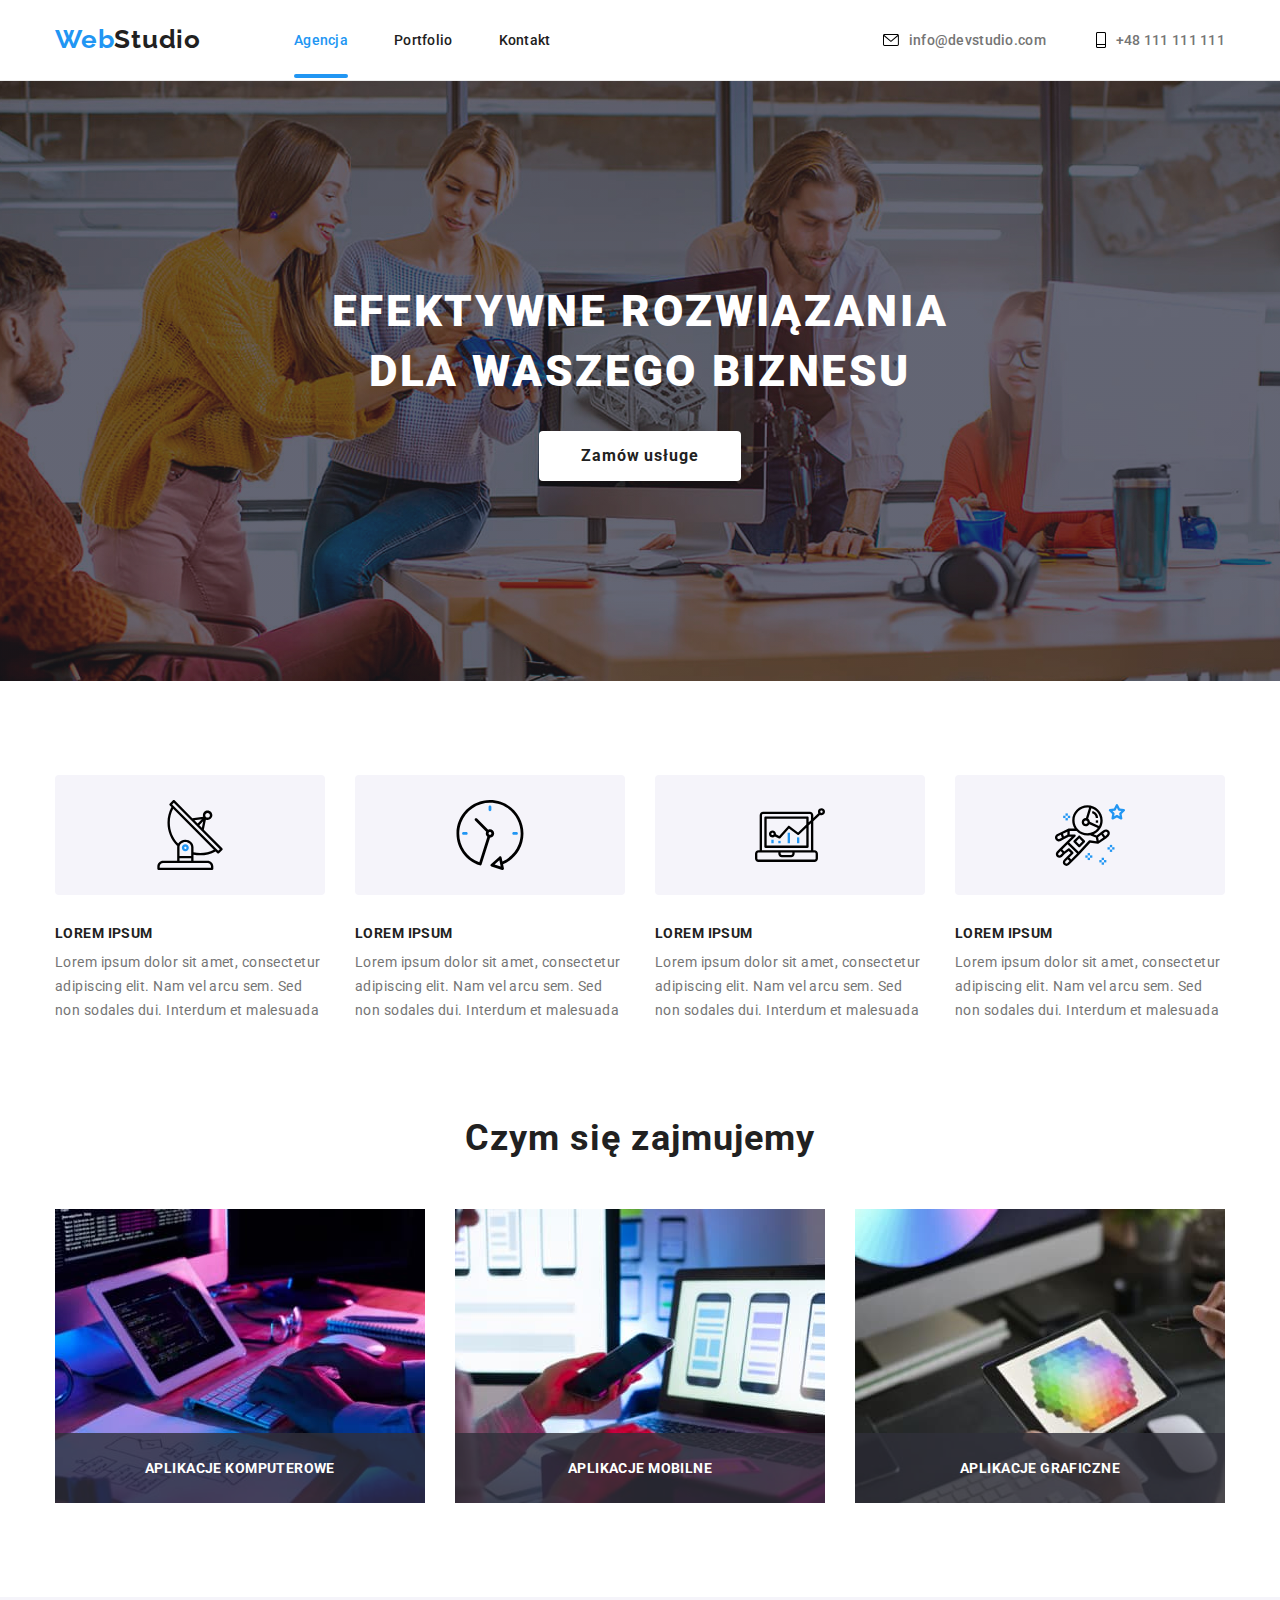
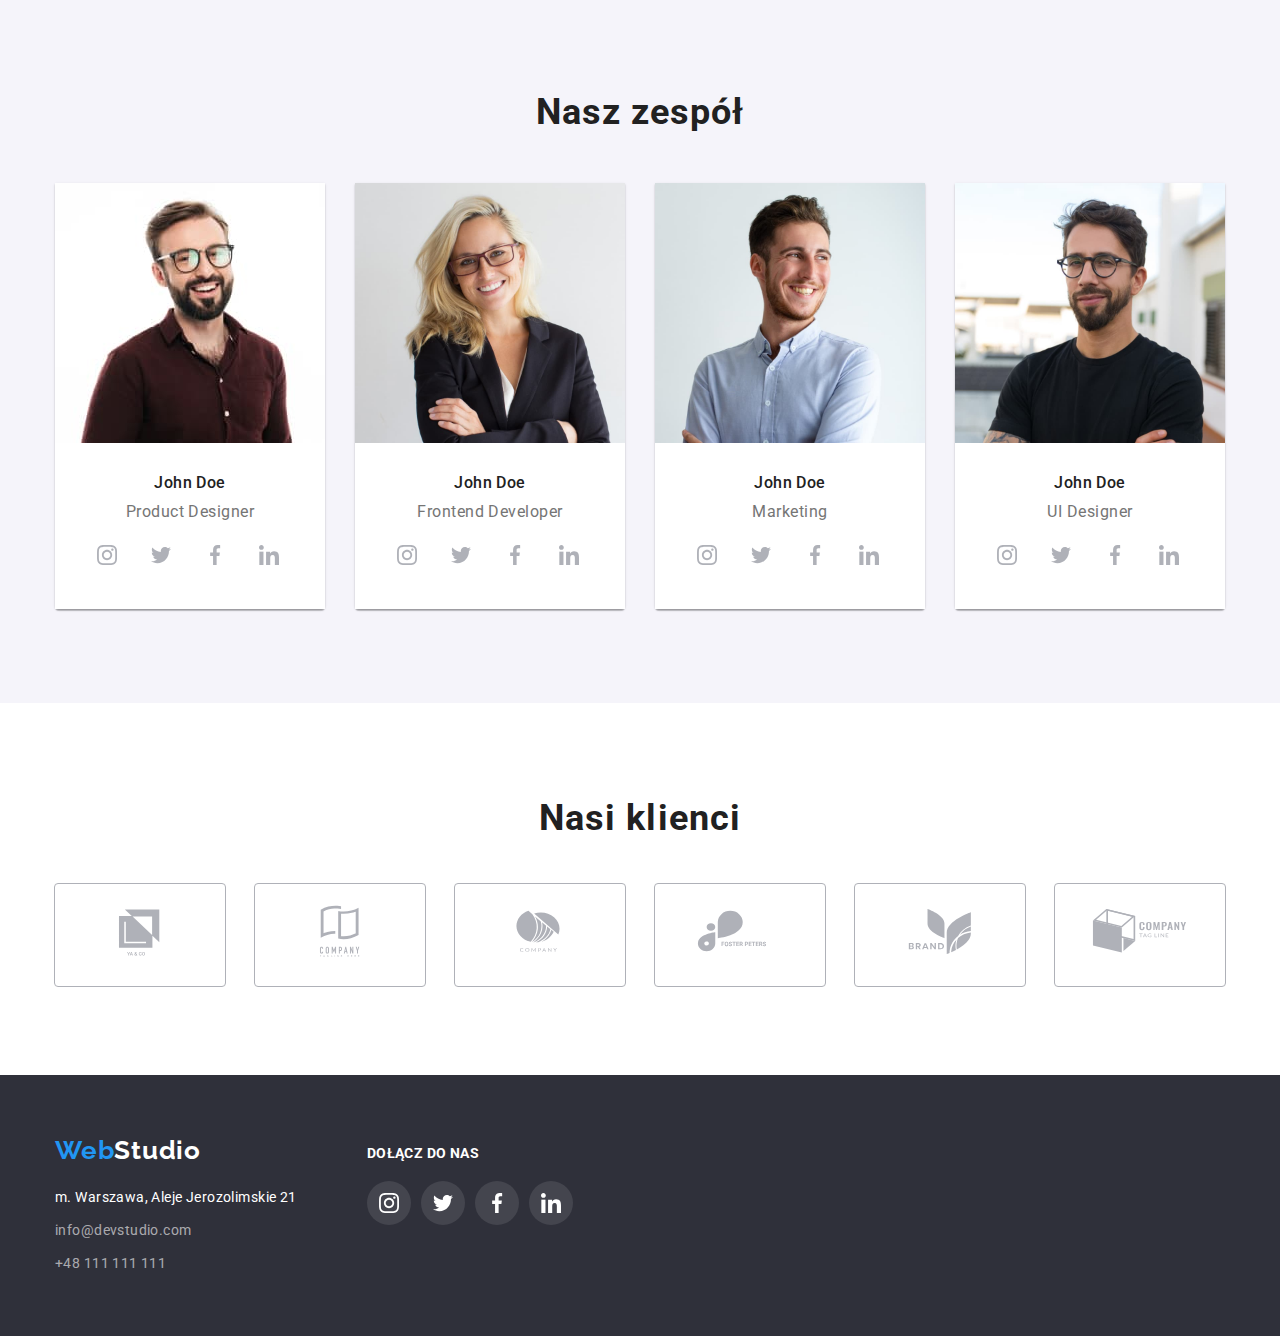
<file: index.html>
<!DOCTYPE html>
<html lang="en">

<head>
    <meta charset="UTF-8">
    <meta http-equiv="X-UA-Compatible" content="IE=edge">
    <meta name="viewport" content="width=device-width, initial-scale=1.0">
    <link rel="stylesheet" href="css/styles.css">
    <link rel="stylesheet" href="modern-normalize-main/modern-normalize.css">
    <link rel="preconnect" href="https://fonts.googleapis.com">
    <link rel="preconnect" href="https://fonts.gstatic.com" crossorigin>
    <link href="https://fonts.googleapis.com/css2?family=Raleway:wght@700&family=Roboto:wght@400;500;700;900&display=swap"
        rel="stylesheet">
    <title>html-css-homework</title>
</head>

<body>
    <header class="header">
        <div class="container">
            <div class="header-whole">
                <nav class="navigation">
                    <a class="navigation-logo" 
                    href="index.html"><span>Web</span>Studio</a>
                    <ul class="navigation-list">
                        <li class="navigation-list-piece">
                            <a class="navigation-list-item underline" 
                            href="index.html">Agencja</a>
                        </li>
                        <li class="navigation-list-piece">
                            <a class="navigation-list-item" 
                            href="portfolio.html">Portfolio</a>
                        </li>
                        <li class="navigation-list-piece">
                            <a class="navigation-list-item" 
                            href="#contact">Kontakt</a>
                        </li>
                    </ul>
                </nav>
                <a class="header-mail" 
                  href="mailto:info@devstudio.com">
                    <svg class="contact-addres-email">
                        <use href="./images/icon/symbol-defs.svg#icon-envelope"></use>
                    </svg>info@devstudio.com
                </a>
                <a class="header-phone" href="tel:+48111111111">
                    <svg class="contact-addres-phone">
                    <use class="addres-phone-icon" href="./images/icon/symbol-defs.svg#icon-smartphone"></use>
                  </svg>+48 111 111 111</a>
            </div>
        </div>
    </header>

    <main>
        <!--Hero-->
        <section class="hero">
            <div class="hero-images">
                <div class="container">
                    <div class="hero-title">
                        <h1 class="hero-title-item">EFEKTYWNE ROZWIĄZANIA <br> DLA WASZEGO BIZNESU</h1>
                          <button class="hero-button" 
                          type="button" data-modal-open>Zamów usługe</button>
                    </div>
                </div>
            </div>
            <!--first center-->
        </section>
        <section class="first-center">
            <div class="container">
                <ul class="hero-text ">
                    <li>
                        <div>
                            <div class="center-box">
                                <svg class="center-icon">
                                    <use href="./images/icon/symbol-defs.svg#icon-antenna"></use>
                                  </svg>
                            </div>
                            <div  class="hero-text-inside">
                              <h3 class="hero-text-title">LOREM IPSUM</h3>
                            <p class="hero-text-item">Lorem ipsum dolor sit amet, consectetur adipiscing elit. Nam vel arcu sem. Sed non sodales
                             dui. Interdum et malesuada
                            </p>
                            </div>
                        </div>
                    </li>
                    <li>
                        <div>
                            <div class="center-box">
                                <svg class="center-icon">
                                    <use href="./images/icon/symbol-defs.svg#icon-clock-1"></use>
                                </svg>
                            </div>
                            <div  class="hero-text-inside">
                              <h3 class="hero-text-title">LOREM IPSUM</h3>
                            <p class="hero-text-item">Lorem ipsum dolor sit amet, consectetur adipiscing elit. Nam vel arcu sem. Sed non sodales
                             dui. Interdum et malesuada
                            </p>
                            </div>
                        </div>
                    </li>
                    <li>
                        <div>
                            <div class="center-box">
                                <svg class="center-icon">
                                    <use href="./images/icon/symbol-defs.svg#icon-diagram"></use>
                                </svg>
                            </div>
                            <div  class="hero-text-inside">
                              <h3 class="hero-text-title">LOREM IPSUM</h3>
                            <p class="hero-text-item">Lorem ipsum dolor sit amet, consectetur adipiscing elit. Nam vel arcu sem. Sed non sodales
                             dui. Interdum et malesuada
                            </p>
                            </div>
                        </div>
                    </li>
                     <li>
                         <div>
                             <div class="center-box">
                                <svg class="center-icon">
                                    <use href="./images/icon/symbol-defs.svg#icon-astronaut"></use>
                                </svg>
                             </div>
                             <div  class="hero-text-inside">
                              <h3 class="hero-text-title">LOREM IPSUM</h3>
                            <p class="hero-text-item">Lorem ipsum dolor sit amet, consectetur adipiscing elit. Nam vel arcu sem. Sed non sodales
                             dui. Interdum et malesuada
                            </p>
                            </div>
                         </div>
                    </li>
                </ul>
            </div>
          </section>
        <!--End hero-->
        <!--what we do-->
        <section class="section">
            <div class="container">
                <h2 class="text-picture-title">Czym się zajmujemy</h2>
                <div>
                    <ul class="images">
                        <li class="images-item">
                            <img src="./images/pictures/main_page/what_we_do/programming_on_the_tablet.jpg" 
                            alt="programowanie na tablecie" 
                            width="370" 
                            height="294">
                            <P class="subtext">Aplikacje komputerowe</P>
                        </li>
                        <li class="images-item">
                            <img src="./images/pictures/main_page/what_we_do/application_development.jpg" 
                            alt="tworzenie aplikacji" 
                            width="370" 
                            height="294">
                            <P class="subtext">Aplikacje mobilne</P>
                        </li>
                        <li class="images-item">
                            <img src="./images/pictures/main_page/what_we_do/color_palette_on_the_tablet.jpg" 
                            alt="paleta barw na tablecie" 
                            width="370" 
                            height="294">
                            <P class="subtext">Aplikacje graficzne</P>
                        </li>
                    </ul>
                </div>
            </div>
        </section>
        <!--end what we do-->
        <!--end first center-->
        <!--our team-->
        <section class="section-color">
            <div class="container">
                <h2 class="team-title">Nasz zespół</h2>
                <ul class="team-name-list">
                <li class="team-card">
                    <img class="team-picture" src="./images/pictures/main_page/our_team/product_designer.jpg" 
                    alt="Product Designer" 
                    width="270" 
                    height="260">
                    <div class="team-text-card">
                        <h3 class="text-team-name">John Doe</h3>
                    <p class="text-team-name-item">Product Designer</p>
                        <ul class="social-list">
                            <li class="social-list-item">
                            <a class="social-list-link" href="#">
                              <svg class="social-icon">
                              <use href="./images/icon/symbol-defs2.svg#icon-instagram">
                              </use>
                              </svg>
                            </a>
                            </li>
                            <li class="social-list-item">
                            <a class="social-list-link" href="#">
                              <svg class="social-icon">
                              <use href="./images/icon/symbol-defs2.svg#icon-twitter-1">
                              </use>
                              </svg>
                            </a>
                            </li>
                            <li class="social-list-item">
                            <a class="social-list-link" href="#">
                              <svg class="social-icon">
                              <use href="./images/icon/symbol-defs2.svg#icon-facebook-1">
                              </use>
                              </svg>
                            </a>
                            </li>
                            <li class="social-list-item">
                            <a class="social-list-link" href="#">
                              <svg class="social-icon">
                              <use href="./images/icon/symbol-defs2.svg#icon-linkedin-1">
                              </use>
                              </svg>
                          </a>
                    </div> 
                </li>
                <li>
                    <img class="team-picture" src="./images/pictures/main_page/our_team/frontend_developer.jpg" 
                    alt="Frontend Developer" 
                    width="270" 
                    height="260">
                    <div class="team-text-card">
                        <h3 class="text-team-name">John Doe</h3>
                    <p class="text-team-name-item">Frontend Developer</p>
                    <ul class="social-list">
                        <li class="social-list-item">
                          <a class="social-list-link" href="#">
                            <svg class="social-icon">
                              <use href="./images/icon/symbol-defs2.svg#icon-instagram"></use>
                            </svg>
                          </a>
                        </li>
                        <li class="social-list-item">
                          <a class="social-list-link" href="#">
                            <svg class="social-icon">
                              <use href="./images/icon/symbol-defs2.svg#icon-twitter-1"></use>
                            </svg>
                          </a>
                        </li>
                        <li class="social-list-item">
                          <a class="social-list-link" href="#">
                            <svg class="social-icon">
                              <use href="./images/icon/symbol-defs2.svg#icon-facebook-1"></use>
                            </svg>
                          </a>
                        </li>
                        <li class="social-list-item">
                        <a class="social-list-link" href="#">
                            <svg class="social-icon">
                              <use href="./images/icon/symbol-defs2.svg#icon-linkedin-1"></use>
                            </svg>
                        </a>
                    </div>
                    
                </li>
                <li>
                    <img class="team-picture" src="./images/pictures/main_page/our_team/marketing.jpg" 
                    alt="Marketing" 
                    width="270" 
                    height="260">
                    <div class="team-text-card">
                        <h3 class="text-team-name">John Doe</h3>
                    <p class="text-team-name-item">Marketing</p>
                    <ul class="social-list">
                        <li class="social-list-item">
                          <a class="social-list-link" href="#">
                            <svg class="social-icon">
                              <use href="./images/icon/symbol-defs2.svg#icon-instagram"></use>
                            </svg>
                          </a>
                        </li>
                        <li class="social-list-item">
                          <a class="social-list-link" href="#">
                            <svg class="social-icon">
                              <use href="./images/icon/symbol-defs2.svg#icon-twitter-1"></use>
                            </svg>
                          </a>
                        </li>
                        <li class="social-list-item">
                          <a class="social-list-link" href="#">
                            <svg class="social-icon">
                              <use href="./images/icon/symbol-defs2.svg#icon-facebook-1"></use>
                            </svg>
                          </a>
                        </li>
                        <li class="social-list-item">
                          <a class="social-list-link" href="#">
                            <svg class="social-icon">
                              <use href="./images/icon/symbol-defs2.svg#icon-linkedin-1"></use>
                            </svg>
                        </a>
                    </div>
                    
                </li>
                <li>
                    <img class="team-picture" src="./images/pictures/main_page/our_team/ul_designer.jpg" 
                    alt="UI Designer" 
                    width="270" 
                    height="260">
                    <div class="team-text-card">
                        <h3 class="text-team-name">John Doe</h3>
                    <p class="text-team-name-item">UI Designer</p>
                    <ul class="social-list">
                        <li class="social-list-item">
                          <a class="social-list-link" href="#">
                            <svg class="social-icon">
                              <use href="./images/icon/symbol-defs2.svg#icon-instagram">
                              </use>
                              </svg>
                          </a>
                        </li>
                        <li class="social-list-item">
                          <a class="social-list-link" href="#">
                            <svg class="social-icon">
                              <use href="./images/icon/symbol-defs2.svg#icon-twitter-1"></use>
                            </svg>
                          </a>
                        </li>
                        <li class="social-list-item">
                          <a class="social-list-link" href="#">
                            <svg class="social-icon">
                              <use href="./images/icon/symbol-defs2.svg#icon-facebook-1"></use>
                            </svg>
                          </a>
                        </li>
                        <li class="social-list-item">
                          <a class="social-list-link" href="#">
                            <svg class="social-icon">
                              <use href="./images/icon/symbol-defs2.svg#icon-linkedin-1"></use>
                            </svg>
                        </a>
                    </div>
                    
                </li>
            </ul>
            </div>       
        </section>
        <!--end - our team-->
        <!--our clients-->
        <section class="clients section">
            <div class="container">
              <h2 class="clients">Nasi klienci</h2>
              <ul class="clients-list">
                <li class="clients-list-item">
                  <a class="clients-list-item-link" href="#">
                    <svg class="clients-logo">
                      <use href="./images/icon/symbol-defs.svg#icon-Logo_1"></use>
                    </svg>
                  </a>
                </li>
                <li class="clients-list-item">
                  <a class="clients-list-item-link" href="#">
                    <svg class="clients-logo">
                      <use href="./images/icon/symbol-defs.svg#icon-Logo_2"></use>
                    </svg>
                  </a>
                </li>
                <li class="clients-list-item">
                  <a class="clients-list-item-link" href="#">
                    <svg class="clients-logo">
                      <use href="./images/icon/symbol-defs.svg#icon-Logo_3"></use>
                    </svg>
                  </a>
                </li>
                <li class="clients-list-item">
                  <a class="clients-list-item-link" href="#">
                    <svg class="clients-logo">
                      <use href="./images/icon/symbol-defs.svg#icon-Logo_4"></use>
                    </svg>
                  </a>
                </li>
                <li class="clients-list-item">
                  <a class="clients-list-item-link" href="#">
                    <svg class="clients-logo">
                      <use href="./images/icon/symbol-defs.svg#icon-Logo_5"></use>
                    </svg>
                  </a>
                </li>
                <li class="clients-list-item">
                  <a class="clients-list-item-link" href="#">
                    <svg class="clients-logo">
                      <use href="./images/icon/symbol-defs.svg#icon-Logo_6"></use>
                    </svg>
                  </a>
                </li>
              </ul>
            </div>
        </section>
        <!--end - Our clients-->
    </main>
    <footer class="footer-color">
      <section class="container">
        <address  class="footer-adress" id="contact"> 
                <div class="address-data">
                  <ul class="address-data">
                    <li>
                      <a class="footer-logo" href="index.html"><span>Web</span>Studio</a>
                      <ul class="footer-adress-list">
                        <li>
                            <a class="footer-font-map" 
                            href="https://goo.gl/maps/jRFw295LouVdyQgNA" 
                            target="blank">m. Warszawa, Aleje Jerozolimskie 21</a>
                        </li>
                        <li>
                            <a class="footer-font-mail" 
                            href="mailto:info@devstudio.com">info@devstudio.com</a>
                        </li>
                        <li>
                            <a class="footer-font-phone" 
                            href="tel:+48111111111">+48 111 111 111</a>
                        </li>
                      </ul>
                    </li>
                    <li class="footer-right-side">
                      <p class="footer-text-join">DOŁĄCZ DO NAS</p>
                      <ul class="footer-social-list">
                        <li class="footer-social-list-icon">
                          <a class="footer-social-list-item" href="#">
                            <svg class="footer-social-icon">
                              <use href="./images/icon/symbol-defs2.svg#icon-instagram">
                              </use>
                            </svg>
                          </a>
                        </li>
                        <li class="footer-social-list-icon">
                          <a class="footer-social-list-item" href="#">
                            <svg class="footer-social-icon">
                              <use href="./images/icon/symbol-defs2.svg#icon-twitter-1">
                              </use>
                            </svg>
                          </a>
                        </li>
                        <li class="footer-social-list-icon">
                          <a class="footer-social-list-item" href="#">
                            <svg class="footer-social-icon">
                              <use href="./images/icon/symbol-defs2.svg#icon-facebook-1">
                              </use>
                            </svg>
                          </a>
                        </li>
                        <li class="footer-social-list-icon">
                          <a class="footer-social-list-item" href="#">
                            <svg class="footer-social-icon">
                              <use href="./images/icon/symbol-defs2.svg#icon-linkedin-1">
                              </use>
                            </svg>
                          </a>
                        </li>
                      </ul>
                    </li>
                  </ul>
                </div>
        </address>
      </section>
    </footer>

<div class="backdrop is-hidden" data-modal>
  <div class="modal">
    <button class="close-btn">
      <svg class="close" data-modal-close>
        <use href="./images/icon/symbol-defs2.svg#icon-close-black">
        </use>
      </svg>
    </button>
  </div>
</div>

  <script src="modal.js">
  </script>



</body>
</html>
</file>
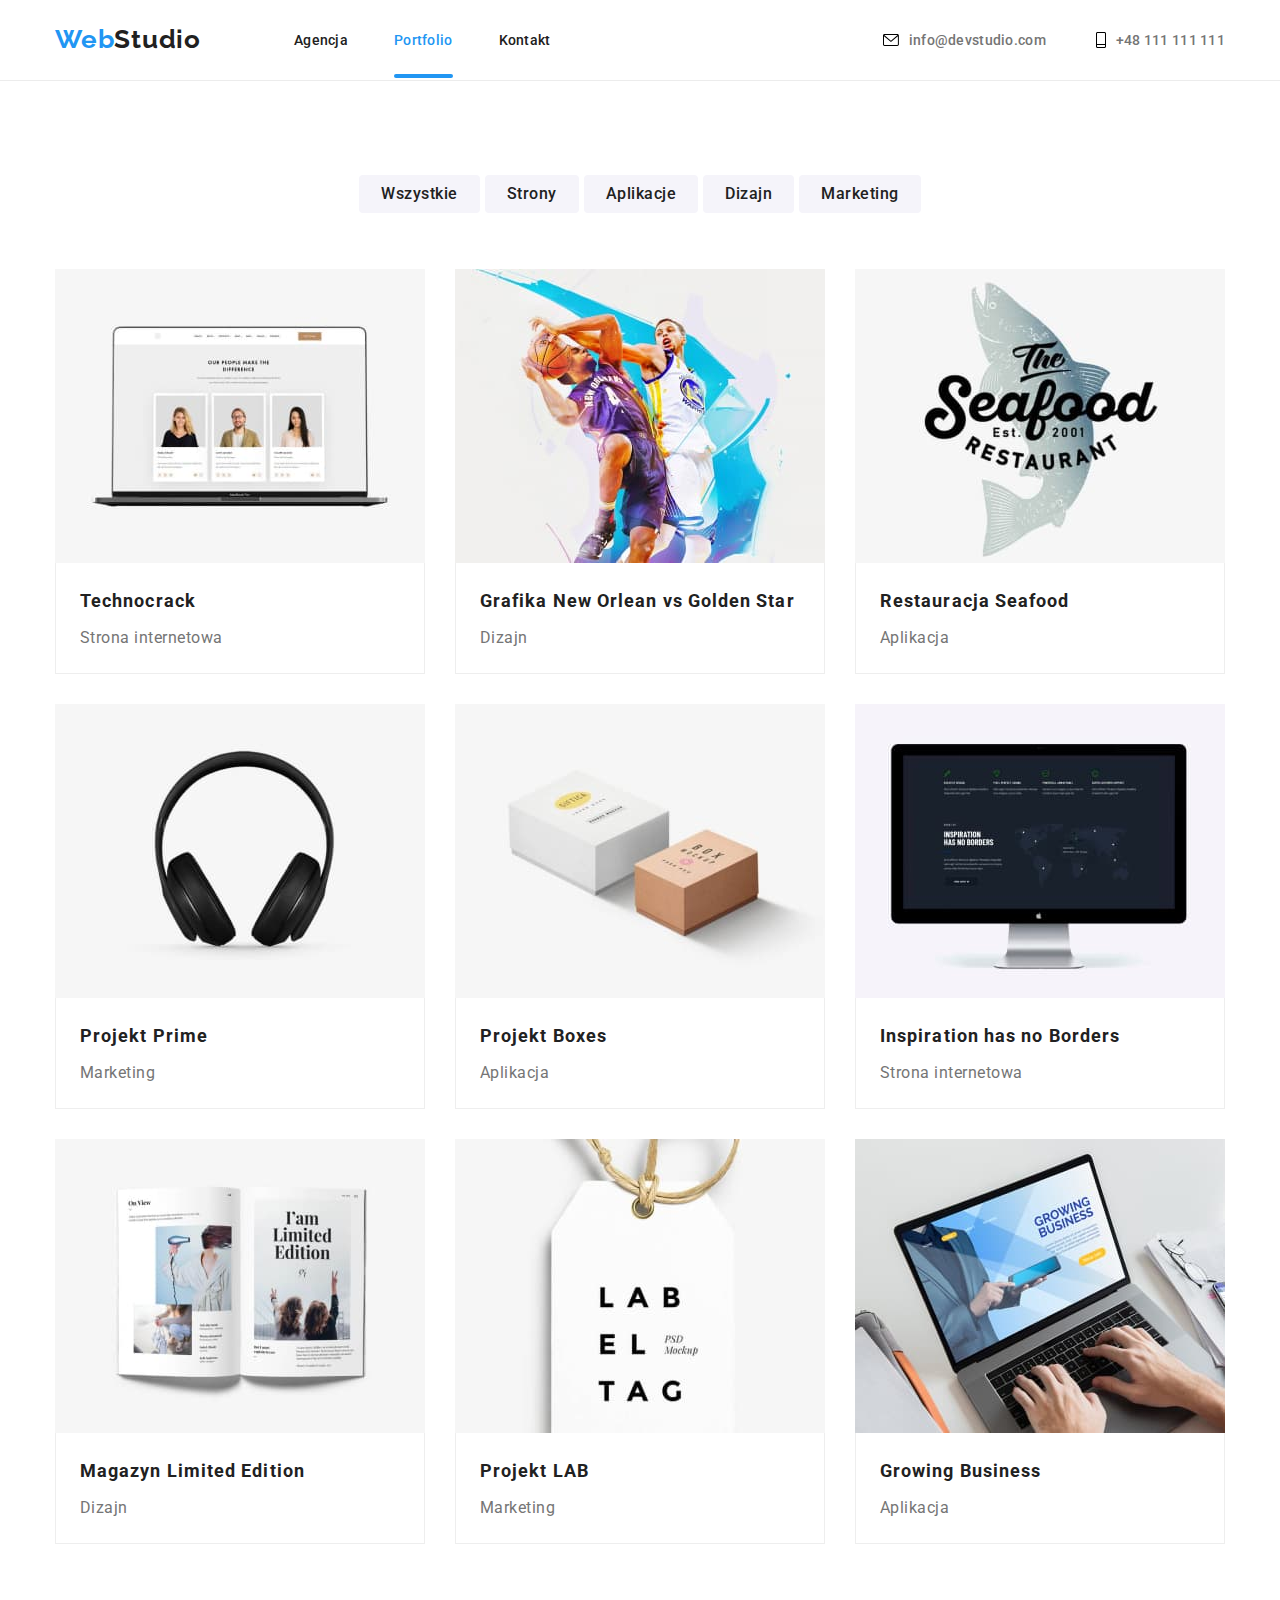
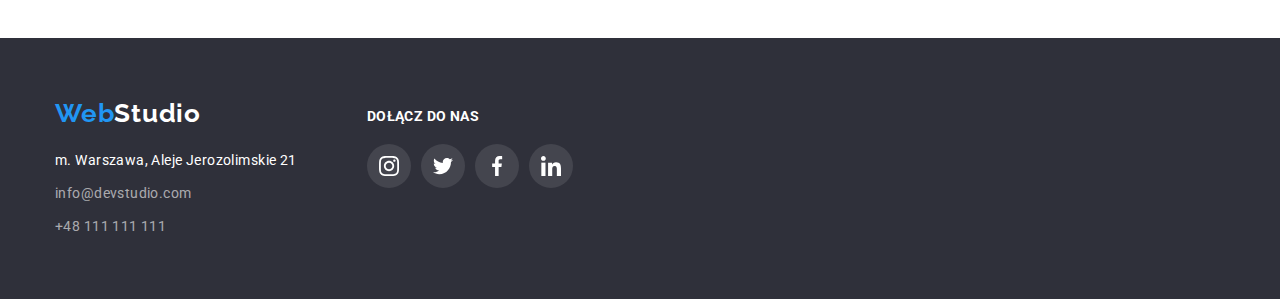
<file: portfolio.html>
<!DOCTYPE html>
<html lang="en">

<head>
    <meta charset="UTF-8">
    <meta http-equiv="X-UA-Compatible" content="IE=edge">
    <meta name="viewport" content="width=device-width, initial-scale=1.0">
    <link rel="stylesheet" href="css/styles.css">
    <link rel="stylesheet" href="modern-normalize-main/modern-normalize.css">
    <link rel="preconnect" href="https://fonts.googleapis.com">
    <link rel="preconnect" href="https://fonts.gstatic.com" crossorigin>
    <link href="https://fonts.googleapis.com/css2?family=Raleway:wght@700&family=Roboto:wght@400;500;700;900&display=swap"
        rel="stylesheet">
    <title>Portfolio</title>
</head>

<body>
    <header class="header">
        <div class="container">
            <div class="header-whole">
                <nav class="navigation">
                    <a class="navigation-logo" 
                    href="index.html"><span>Web</span>Studio</a>
                    <ul class="navigation-list">
                        <li class="navigation-list-piece">
                            <a class="navigation-list-item" 
                            href="index.html">Agencja</a>
                        </li>
                        <li class="navigation-list-piece">
                            <a class="navigation-list-item underline" 
                            href="portfolio.html">Portfolio</a>
                        </li>
                        <li class="navigation-list-piece">
                            <a class="navigation-list-item" 
                            href="#contact">Kontakt</a>
                        </li>
                    </ul>
                </nav>
                <a class="header-mail" 
                  href="mailto:info@devstudio.com">
                    <svg class="contact-addres-email">
                        <use href="./images/icon/symbol-defs.svg#icon-envelope"></use>
                    </svg>info@devstudio.com
                </a>
                <a class="header-phone" href="tel:+48111111111">
                    <svg class="contact-addres-phone">
                    <use href="./images/icon/symbol-defs.svg#icon-smartphone"></use>
                  </svg>+48 111 111 111</a>
            </div>
        </div>
    </header>
    <main>
        <!--page filter-->
        <section class="container">
            <div class="section-button">
                <ul class="list-button">
                    <li>
                        <button class="button-selection" type="button">Wszystkie</button>
                        <button class="button-selection" type="button">Strony</button>
                        <button class="button-selection" type="button">Aplikacje</button>
                        <button class="button-selection" type="button">Dizajn</button>
                        <button class="button-selection" type="button">Marketing</button>
                    </li>
                </ul>
            </div>
        </section>
        <!--End page filter-->
        <!--what we do-->
        <section class="container">
            <div class="pictures-list">
                <ul class="activities">
                    <li class="activities-item">
                        <div class="covering">
                            <img class="activities-pictures" src="./images/pictures/portfolio/activities/laptop.jpg" 
                          alt="laptop" 
                          width="370" 
                          height="294">
                          <div class="covering-item">
                            <p>Technocrack jest popularną platformą wykorzystywaną do rozpowszechniania koronawirusa. Firmy
                              wykorzystują tę platformę do celów szpiegowskich i ataków na niezabezpieczone serwery konkurencji</p>
                          </div>
                        </div>
                        <div class="activities-signature">
                            <h3 class="activities-title">Technocrack</h3>
                            <p class="activities-services">Strona internetowa</p>
                        </div>
                    </li>
                    <li class="activities-item">
                      <div class="covering">
                          <img class="activities-pictures" src="./images/pictures/portfolio/activities/clash_of_basketball_players.jpg" 
                          alt="clash of basketball players" 
                          width="370"
                          height="294">
                          <div class="covering-item">
                            <p>Technocrack jest popularną platformą wykorzystywaną do rozpowszechniania koronawirusa. Firmy
                              wykorzystują tę platformę do celów szpiegowskich i ataków na niezabezpieczone serwery konkurencji</p>
                          </div>
                      </div>
                        <div class="activities-signature">
                            <h3 class="activities-title">Grafika New Orlean vs Golden Star</h3>
                            <p class="activities-services">Dizajn</p>
                        </div>
                    </li>
                    <li class="activities-item">
                      <div class="covering">
                          <img class="activities-pictures" src="./images/pictures/portfolio/activities/seafood_restaurant_logo.jpg" 
                          alt="seafood restaurant logo" 
                          width="370"
                          height="294">
                          <div class="covering-item">
                            <p>Technocrack jest popularną platformą wykorzystywaną do rozpowszechniania koronawirusa. Firmy
                              wykorzystują tę platformę do celów szpiegowskich i ataków na niezabezpieczone serwery konkurencji</p>
                          </div>
                      </div>                        
                        <div class="activities-signature">
                            <h3 class="activities-title">Restauracja Seafood</h3>
                            <p class="activities-services">Aplikacja</p>
                        </div>
                    </li>
                    <li class="activities-item">
                      <div class="covering">
                          <img class="activities-pictures" src="./images/pictures/portfolio/activities/black_headset.jpg" 
                          alt="black headset" 
                          width="370" 
                          height="294">
                          <div class="covering-item">
                            <p>Technocrack jest popularną platformą wykorzystywaną do rozpowszechniania koronawirusa. Firmy
                              wykorzystują tę platformę do celów szpiegowskich i ataków na niezabezpieczone serwery konkurencji</p>
                          </div>                        
                      </div>                        
                        <div class="activities-signature">
                            <h3 class="activities-title">Projekt Prime</h3>
                            <p class="activities-services">Marketing</p>
                        </div>
                    </li>
                    <li class="activities-item">
                      <div class="covering">
                          <img class="activities-pictures" src="./images/pictures/portfolio/activities/two_boxes.jpg" 
                          alt="two boxes" 
                          width="370" 
                          height="294">
                          <div class="covering-item">
                            <p>Technocrack jest popularną platformą wykorzystywaną do rozpowszechniania koronawirusa. Firmy
                              wykorzystują tę platformę do celów szpiegowskich i ataków na niezabezpieczone serwery konkurencji</p>
                          </div>
                      </div>                        
                        <div class="activities-signature"> 
                            <h3 class="activities-title">Projekt Boxes</h3>
                            <p class="activities-services">Aplikacja</p>
                        </div>
                    </li>
                    <li class="activities-item">
                      <div class="covering">
                          <img class="activities-pictures" src="./images/pictures/portfolio/activities/monitor_with_text.jpg" 
                          alt="monitor with text" 
                          width="370" 
                          height="294">
                          <div class="covering-item">
                            <p>Technocrack jest popularną platformą wykorzystywaną do rozpowszechniania koronawirusa. Firmy
                              wykorzystują tę platformę do celów szpiegowskich i ataków na niezabezpieczone serwery konkurencji</p>
                          </div>
                      </div>                        
                        <div class="activities-signature"> 
                            <h3 class="activities-title">Inspiration has no Borders</h3>
                            <p class="activities-services">Strona internetowa</p>
                        </div>
                    </li>
                    <li class="activities-item">
                      <div class="covering">
                          <img class="activities-pictures" src="./images/pictures/portfolio/activities/magazine.jpg" 
                          alt="advertising magazine" 
                          width="370" 
                          height="294">
                          <div class="covering-item">
                            <p>Technocrack jest popularną platformą wykorzystywaną do rozpowszechniania koronawirusa. Firmy
                              wykorzystują tę platformę do celów szpiegowskich i ataków na niezabezpieczone serwery konkurencji</p>
                          </div>
                      </div>                        
                        <div class="activities-signature"> 
                            <h3 class="activities-title">Magazyn Limited Edition</h3>
                            <p class="activities-services">Dizajn</p>
                        </div>
                    </li>
                    <li class="activities-item">
                      <div class="covering">
                          <img class="activities-pictures" src="./images/pictures/portfolio/activities/white_label.jpg" 
                          alt="white label" 
                          width="370" 
                          height="294">
                          <div class="covering-item">
                            <p>Technocrack jest popularną platformą wykorzystywaną do rozpowszechniania koronawirusa. Firmy
                              wykorzystują tę platformę do celów szpiegowskich i ataków na niezabezpieczone serwery konkurencji</p>
                          </div>
                      </div>                        
                        <div class="activities-signature"> 
                            <h3 class="activities-title">Projekt LAB</h3>
                            <p class="activities-services">Marketing</p>
                        </div>
                    </li>
                    <li class="activities-item">
                      <div class="covering">
                          <img class="activities-pictures" src="./images/pictures/portfolio/activities/writing_on_a_laptop.jpg" 
                          alt="writing on a laptop" 
                          width="370" 
                          height="294">
                          <div class="covering-item">
                            <p>Technocrack jest popularną platformą wykorzystywaną do rozpowszechniania koronawirusa. Firmy
                              wykorzystują tę platformę do celów szpiegowskich i ataków na niezabezpieczone serwery konkurencji</p>
                          </div>
                      </div>
                        <div class="activities-signature"> 
                            <h3 class="activities-title">Growing Business</h3>
                            <p class="activities-services">Aplikacja</p>
                        </div>
                    </li>
                </ul>
            </div>
        </section>
        <!--end - what we do-->
    </main>
    <footer class="footer-color">
        <section class="container">
          <address  class="footer-adress" id="contact"> 
                  <div class="address-data">
                    <ul class="address-data">
                      <li>
                        <a class="footer-logo" href="index.html"><span>Web</span>Studio</a>
                        <ul class="footer-adress-list">
                          <li>
                              <a class="footer-font-map" 
                              href="https://goo.gl/maps/jRFw295LouVdyQgNA" 
                              target="_blank">m. Warszawa, Aleje Jerozolimskie 21</a>
                          </li>
                          <li>
                              <a class="footer-font-mail" 
                              href="mailto:info@devstudio.com">info@devstudio.com</a>
                          </li>
                          <li>
                              <a class="footer-font-phone" 
                              href="tel:+48111111111">+48 111 111 111</a>
                          </li>
                        </ul>
                      </li>
                      <li class="footer-right-side">
                        <p class="footer-text-join">DOŁĄCZ DO NAS</p>
                        <ul class="footer-social-list">
                          <li class="footer-social-list-icon">
                            <a class="footer-social-list-item" href="#">
                              <svg class="footer-social-icon">
                                <use href="./images/icon/symbol-defs2.svg#icon-instagram">
                                </use>
                              </svg>
                            </a>
                          </li>
                          <li class="footer-social-list-icon">
                            <a class="footer-social-list-item" href="#">
                              <svg class="footer-social-icon">
                                <use href="./images/icon/symbol-defs2.svg#icon-twitter-1">
                                </use>
                              </svg>
                            </a>
                          </li>
                          <li class="footer-social-list-icon">
                            <a class="footer-social-list-item" href="#">
                              <svg class="footer-social-icon">
                                <use href="./images/icon/symbol-defs2.svg#icon-facebook-1">
                                </use>
                              </svg>
                            </a>
                          </li>
                          <li class="footer-social-list-icon">
                            <a class="footer-social-list-item" href="#">
                              <svg class="footer-social-icon">
                                <use href="./images/icon/symbol-defs2.svg#icon-linkedin-1">
                                </use>
                              </svg>
                            </a>
                          </li>
                        </ul>
                      </li>
                    </ul>
                  </div>
          </address>
        </section>
      </footer>
</body>
</html>
</file>
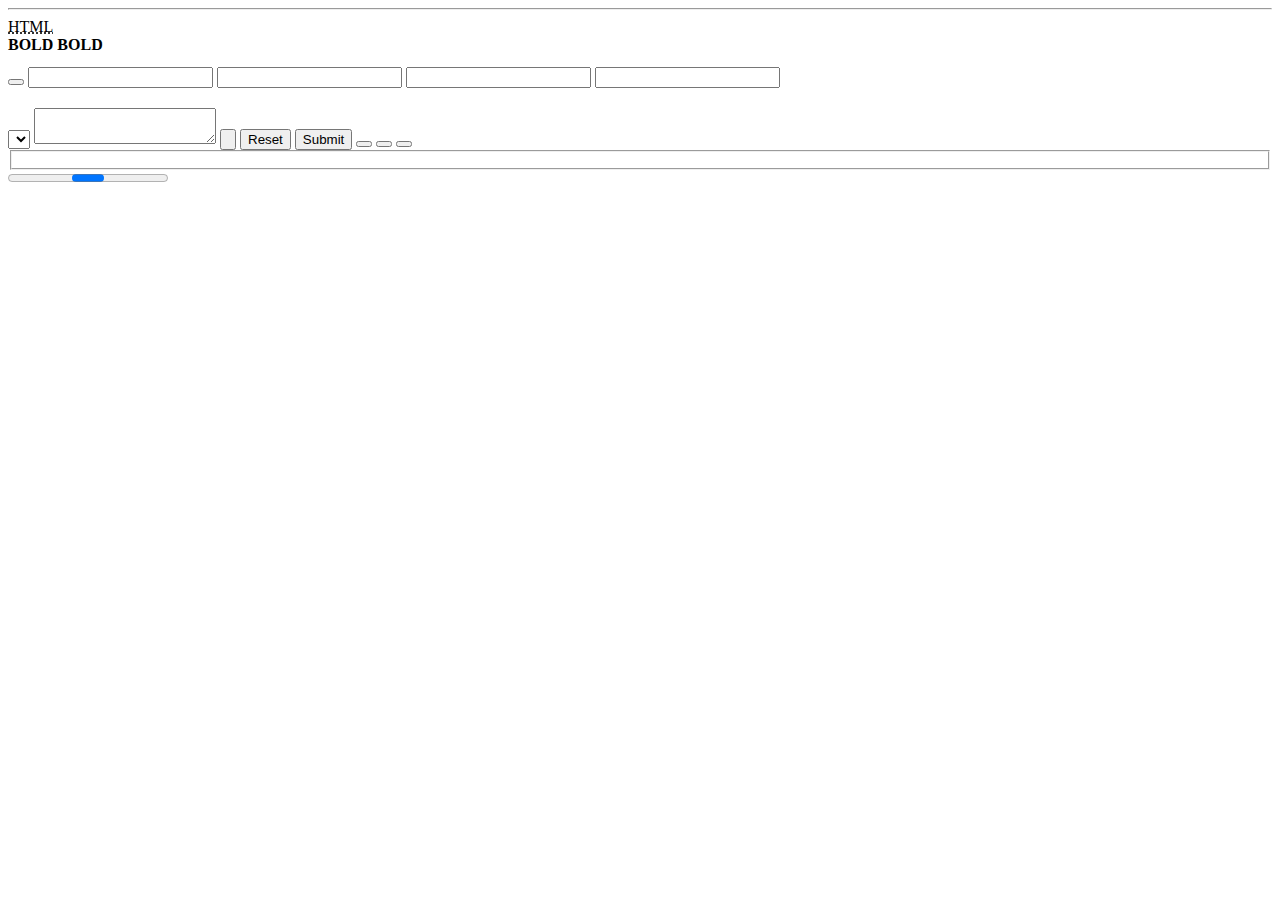
<file: modern-normalize-main/test/page/without-css.html>
<html>
	<body>
		<hr data-test--hr />
		<abbr data-test--abbr title="HyperText Markup Language">HTML</abbr>
		<div style="font-weight: 700">
			<b data-test--bold>BOLD</b>
			<strong data-test--bold>BOLD</strong>
		</div>
		<code data-test--code></code>
		<kbd data-test--code></kbd>
		<samp data-test--code></samp>
		<pre data-test--code></pre>
		<small data-test--small></small>
		<sub data-test--subsup></sub>
		<sup data-test--subsup></sup>
		<div style="font-family: MYCUSTOMFONT">
			<button data-test--forms-1></button>
			<input data-test--forms-1>
			<input data-test--forms-1 type="text">
			<input data-test--forms-1 type="number">
			<input data-test--forms-1 type="search">
			<optgroup data-test--forms-1></optgroup>
			<select data-test--forms-1></select>
			<textarea data-test--forms-1></textarea>
			<input data-test--forms-1 type="button">
			<input data-test--forms-1 type="reset">
			<input data-test--forms-1 type="submit">
			<button data-test--forms-1 type="button"></button>
			<button data-test--forms-1 type="reset"></button>
			<button data-test--forms-1 type="submit"></button>
			<fieldset data-test--forms-2></fieldset>
			<legend data-test--forms-2></legend>
			<progress data-test--forms-2></progress>
		</div>
		<summary data-test--interactive></summary>
	</body>
</html>
</file>
<file: css/styles.css>
:root {
  --main-font: "Roboto", sans-serif;
  --second-font: "Raleway", sans-serif;
  --first-font-weight: 400;
  --second-font-weight: 500;
  --third-font-weight: 700;
  --fourth-font-weight: 900;
  --main-color-text: #212121;
  --secod-color-text: #2196f3;
  --third-color-text: #757575;
  --fourth-color-text: #ffffff;
  --fifth-color-text: rgba(255, 255, 255, 0.6);
}
ul {
list-style-type: none;
}
    
a {
text-decoration: none;
}
span{
color:#2196F3;
}
body:visited{
color: none;
}

body {
  font-family: var(--main-font);
  color: var(--main-color-text);
}
h1,
h2,
h3,
h4,
h5,
h6 {
  margin: 0;
  padding: 0;
}
ul,
ol {
  margin: 0;
  padding: 0;
}
p {
  margin: 0;
  padding: 0;
}

img {
  display: block;
}
.container {
  width: 1200px;
  padding: 0 15px;
  align-items: center;
  margin: 0 auto;
}
.section {
  margin-right: auto;
  margin-left: auto;
  padding: 94px 0 0;
}
/*--header--*/
/*--navigation--*/
.header,
.header-whole,
.hero-text,
.navigation {
  display: flex;
}
.header {
  margin-left: auto;
  margin-right: auto;
  background: var(--fourth-color-text);
  border-bottom: 1px solid #ececec;
}
.navigation-list {
  display: flex;
  align-items: center;
}
.navigation-list-piece:not(:last-child) {
  margin-right: 46px;
}
.header-whole {
  align-items: center;
  margin: 0 auto;
}

.navigation-logo {
  margin-top: 24px;
  margin-bottom: 25px;
  margin-right: 93px;
  font-family: var(--second-font);
  font-weight: var(--third-font-weight);
  font-size: 26px;
  line-height: 1.192;
  letter-spacing: 0.03em;
  color: var(--main-color-text);
}
.navigation-list-item {
  text-align: center;
  font-family: var(--main-font);
  font-weight: var(--second-font-weight);
  font-size: 14px;
  line-height: 1.143;
  letter-spacing: 0.02em;
  color: var(--main-color-text);
}
.navigation-list a:hover,
.navigation-list a:focus{
  color: var(--secod-color-text);
  transition: opacity 250ms cubic-bezier(0.4, 0, 0.2, 1);
}

.navigation-list-item:hover,
.navigation-logo:hover,
.navigation-list-item:focus,
.navigation-logo:focus,
.navigation-list-item:active,
.navigation-logo:active{
  color: var(--secod-color-text);
  transition: opacity 250ms cubic-bezier(0.4, 0, 0.2, 1);
}

.underline{
  position: relative;
  color: var(--secod-color-text);
  margin-bottom: 32px;
}
.underline::after{
  content:"";
  position: absolute;
  width: 100%;
  height: 4px;
  background: var(--secod-color-text);
  border-radius: 2px;
  bottom: -30px;
  left: 0%;
}


/*--end navigation--*/
.header-mail {
  margin-left: auto;
}
.header-phone {
  margin-left: 50px;
}
.header-phone,
.header-mail {
  display: flex;
  justify-content: center;
  align-items: center;
  font-family: var(--main-font);
  font-weight: var(--second-font-weight);
  font-size: 14px;
  line-height: 1.143;
  letter-spacing: 0.02em;
  color: var(--third-color-text);
}
.header-mail:hover,
.header-mail:focus {
  fill: var(--secod-color-text);
  color: var(--secod-color-text);
  transition: opacity 250ms cubic-bezier(0.4, 0, 0.2, 1);
}
.header-phone:hover,
.header-phone:focus {
  fill: var(--secod-color-text);
  color: var(--secod-color-text);
  transition: opacity 250ms cubic-bezier(0.4, 0, 0.2, 1);
}
.contact-addres-phone {

  width: 10px;
  height: 16px;
  margin-right: 10px;
}
.contact-addres-email {
  width: 16px;
  height: 12px;
  margin-right: 10px;
}
/*--end header--*/
/*--hero--*/
.hero {
  background-color: var(--accent-background);
  text-align: center;
  padding-top: 200px;
  padding-bottom: 200px;
  background-image: linear-gradient(
      rgba(47, 48, 58, 0.4),
      rgba(47, 48, 58, 0.4)
    ),
    url("../images/pictures/main_page/hero/main_picture.jpg");
  background-size: auto, cover;
  background-repeat: no-repeat;
  background-position: center;
  max-width: 1600px;
  margin: 0 auto;
}

.hero .hero-title {
  flex-direction: column;
}

.hero-title-item {
  box-sizing: content-box;
  margin-left: auto;
  margin-right: auto;
  font-family: var(--main-font);
  text-align: center;
  letter-spacing: 0.06em;
  text-transform: uppercase;
  font-weight: var(--fourth-font-weight);
  font-size: 44px;
  line-height: 1.364;
  color: var(--fourth-color-text);
  padding-bottom: 30px;
}
.hero-button {
  padding: 10px 42px;
  font-family: var(--main-font);
  font-weight: var(--third-font-weight);
  font-size: 16px;
  line-height: 1.875;
  text-align: center;
  letter-spacing: 0.06em;
  background: var(--fourth-color-text);
  color: var(--main-color-text);
  box-shadow: 0px 4px 4px rgba(0, 0, 0, 0.15);
  border: none;
  border-radius: 4px;
}
.button-item {
  padding-top: 30px;
  text-align: center;
}
.hero-button:hover,
.hero-button:focus {
  cursor: pointer;
  background: var(--secod-color-text);
  color: var(--fourth-color-text);
  transition: opacity 250ms cubic-bezier(0.4, 0, 0.2, 1);
}
/* <!--first center--> */
.first-center {
  padding-top: 94px;
}
.hero-text-title {
  font-family: var(--main-font);
  font-weight: var(--third-font-weight);
  font-size: 14px;
  line-height: 1.143;
  letter-spacing: 0.03em;
}
.hero-text-item {
  max-width: 270px;
  max-height: 75px;
  margin-top: 10px;
  font-family: var(--main-font);
  font-weight: var(--first-font-weight);
  font-size: 14px;
  line-height: 1.714;
  letter-spacing: 0.03em;
  color: var(--third-color-text);
}
.hero-text li:not(:last-child) {
  margin-right: 30px;
}
.center-box {
  display: flex;
  width: 270px;
  height: 120px;
  align-items: center;
  justify-content: center;
  background-color: #f5f4fa;
  border-radius: 4px;
}
.center-icon {
  display: flex;
  width: 70px;
  height: 70px;
}
.hero-text-inside {
  padding-top: 30px;
}

.center-icon:hover,
.center-icon:focus {
  fill: var(--secod-color-text);
  transition: opacity 250ms cubic-bezier(0.4, 0, 0.2, 1);
}
/*-- end hero--*/

/*-- what we do--*/
.text-picture-title {
  font-family: var(--main-font);
  font-weight: var(--third-font-weight);
  font-size: 36px;
  line-height: 1.167;
  text-align: center;
  letter-spacing: 0.03em;
}
.images {
  display: flex;
  text-align: center;
  justify-content: center;
  padding-bottom: 94px;
  padding-top: 50px;
  flex-wrap: wrap;
  column-gap: 30px;

}

.images .images-item {
  position: relative;
}

.images p {
  font-family:var(--main-font);
  font-weight: var(--third-font-weight);
  font-size: 14px;
  line-height: 1.143;
  text-align: center;
  letter-spacing: 0.03em;
  text-transform: uppercase;
  color: var(--fourth-color-text);
  background-color:rgba(47, 48, 58, 0.8);
  height: 70px;
  justify-content: center;
  display: flex;
  align-items: center;
  position: absolute;
  width: 100%;
  left: 0%;
  bottom: 0%;
}


/*-- end what we do--*/

/* <!--first center--> */

/*-- Our team--*/
.team-title {
  font-family: var(--main-font);
  font-weight: var(--third-font-weight);
  padding-bottom: 50px;
  font-size: 36px;
  line-height: 1.167;
  text-align: center;
  letter-spacing: 0.03em;
}
.text-team-name {
  font-family: var(--main-font);
  font-weight: var(--second-font-weight);
  font-size: 16px;
  line-height: 1.1875;
  text-align: center;
  letter-spacing: 0.03em;
  padding-top: 30px;
  padding-bottom: 10px;
}
.text-team-name-item {
  font-family: var(--main-font);
  font-weight: var(--first-font-weight);
  font-size: 16px;
  line-height: 1.1875;
  text-align: center;
  color: var(--third-color-text);
  letter-spacing: 0.03em;
}
.section-color {
  background: #f5f4fa;
  padding: 94px 0 94px;
}
.team-name-list {
  display: flex;
}
.team-text-card {
  background-color: #ffffff;
}
.social-list {
  display: flex;
  padding: 12px 32px 32px 30px;
}
.social-list-item:not(:last-child) {
  padding-right: 10px;
}

.social-icon {
  display: block;
  width: 20px;
  height: 20px;
}
.social-list-link {
  display: flex;
  width: 44px;
  height: 44px;
  fill: #afb1b8;
  border-radius: 50%;
  align-items: center;
  justify-content: center;
}
.social-list-link:hover,
.social-list-link:focus {
  fill: var(--fourth-color-text);
  background-color: #2196f3;
  transition: opacity 250ms cubic-bezier(0.4, 0, 0.2, 1);
}
.team-name-list > li {
  box-sizing: border-box;
  align-items: center;
  margin: 0 auto;
  box-shadow: 0px 1px 3px rgba(0, 0, 0, 0.12), 0px 1px 1px rgba(0, 0, 0, 0.14),
    0px 2px 1px rgba(0, 0, 0, 0.2);
  border-radius: 0px 0px 4px 4px;
  background: var(--fourth-color-text);
}
.team-name-list > li:not(:last-child) {
  margin-right: 30px;
}
/*-- end Our team--*/
/*--Our clients--*/
.clients {
  font-family: var(--main-font);
  font-weight: var(--third-font-weight);
  font-size: 36px;
  line-height: 1.167;
  text-align: center;
  letter-spacing: 0.03em;
}
.clients-logo {
  width: 106px;
  height: 60px;
}
.clients-list-item {
  box-sizing: border-box;
  border-radius: 4px;
  width: 170px;
  height: 92px;
  display: flex;
  align-items: center;
  justify-content: center;
}
.clients-list {
  display: flex;
  padding: 50px 0px 94px 0px;
}
.clients-list > li:not(:last-child) {
  margin-right: 30px;
}
.clients-list-item-link {
  justify-content: center;
  align-items: center;
  border: 1px solid #afb1b8;
  border-radius: 4px;
  fill: #afb1b8;
  padding: 18px 32px 14.25px;
}

.clients-list-item-link:focus,
.clients-list-item-link:hover {
  border: 1px solid var(--secod-color-text);
  fill: var(--secod-color-text);
  color: var(--secod-color-text);
  border-color: var(--secod-color-text);
  transition: opacity 250ms cubic-bezier(0.4, 0, 0.2, 1);
}
/*--Our clients--*/

/*-- footer--*/
.footer-color {
  background: #2f303a;
}
.address-data {
  display: flex;
}
.footer-logo {
  font-family: var(--second-font);
  font-weight: var(--third-font-weight);
  font-size: 26px;
  font-style: normal;
  line-height: 1.192;
  color: var(--fourth-color-text);
  letter-spacing: 0.03em;
}
.footer-adress-list {
  margin-top: 20px;
}
.footer-adress-list li:not(:first-child) {
  margin-top: 9px;
}
.footer-font-map {
  font-family: var(--main-font);
  font-weight: var(--first-font-weight);
  font-size: 14px;
  font-style: normal;
  line-height: 1.714;
  color: var(--fourth-color-text);
  letter-spacing: 0.03em;
}
.footer-font-mail,
.footer-font-phone {
  font-family: var(--main-font);
  font-weight: var(--first-font-weight);
  font-size: 14px;
  font-style: normal;
  line-height: 1.714;
  color: var(--fifth-color-text);
  letter-spacing: 0.03em;
}
.footer-social-list {
  display: flex;
}
.footer-social-icon {
  display: block;
  width: 20px;
  height: 20px;
}
.footer-social-list-item {
  display: flex;
  width: 44px;
  height: 44px;
  fill: #ffffff;
  background-color: rgba(255, 255, 255, 0.1);
  border-radius: 50%;
  align-items: center;
  justify-content: center;
}
.footer-social-list-icon:not(:last-child) {
  padding-right: 10px;
}
.footer-social-list-item:hover,
.footer-social-list-item:focus {
  cursor: pointer;
  fill: var(--fourth-color-text);
  background-color: #2196f3;
  transition: opacity 250ms cubic-bezier(0.4, 0, 0.2, 1);
}
.footer-font-map:hover,
.footer-font-mail:hover,
.footer-font-phone:hover,
.footer-logo:hover,
.footer-font-map:focus,
.footer-font-mail:focus,
.footer-font-phone:focus,
.footer-logo:focus {
  cursor: pointer;
  color: var(--secod-color-text);
  transition: opacity 250ms cubic-bezier(0.4, 0, 0.2, 1);
}
.footer-right-side {
  padding-left: 70px;
  padding-top: 10px;
}
.footer-adress {
  padding-top: 60px;
  padding-bottom: 60px;
}
.footer-text-join {
  padding-bottom: 20px;
  font-family: var(--main-font);
  font-style: normal;
  font-weight: var(--third-font-weight);
  font-size: 14px;
  line-height: 1.143;
  color: var(--fourth-color-text);
  letter-spacing: 0.03em;
  text-transform: uppercase;
}

/*-- end footer--*/

/*portfolio*/

/*--page filter--*/

.button-selection {
  font-family: var(--main-font);
  font-weight: var(--second-font-weight);
  font-size: 16px;
  line-height: 1.625;
  text-align: center;
  letter-spacing: 0.03em;
  padding: 6px 22px;
  background: #f5f4fa;
  color: var(--main-color-text);
  border: none;
  border-radius: 4px;
  cursor: pointer;
}
.button-selection:hover,
.button-selection:focus {
  cursor: pointer;
  background: var(--secod-color-text);
  color: var(--fourth-color-text);
  box-shadow: 0px 3px 1px rgba(0, 0, 0, 0.1), 0px 1px 2px rgba(0, 0, 0, 0.08),
    0px 2px 2px rgba(0, 0, 0, 0.12);
  border-radius: 4px;
  transition: opacity 250ms cubic-bezier(0.4, 0, 0.2, 1);
}
.list-button {
  display: flex;
  margin: 94px auto 56px;
}
.section-button {
  display: flex;
}
.section-button li:not(:last-child) {
  margin-right: 8px;
}

/*--end page filter--*/
/*--what we do--*/
.activities-title {
  font-family: var(--main-font);
  font-weight: var(--third-font-weight);
  font-size: 18px;
  line-height: 2;
  letter-spacing: 0.06em;
  padding-bottom: 4px;
}
.activities-services {
  font-family: var(--main-font);
  font-weight: var(--first-font-weight);
  font-size: 16px;
  line-height: 1.875;
  color: var(--third-color-text);
  letter-spacing: 0.03em;
}
.activities {
  display: flex;
  flex-wrap: wrap;
  column-gap: 30px;
  row-gap: 30px;
  padding-bottom: 94px;
}
.activities-item:hover {
  box-shadow: 0px 1px 1px rgba(0, 0, 0, 0.12), 0px 4px 4px rgba(0, 0, 0, 0.06),
    1px 4px 6px rgba(0, 0, 0, 0.16);
  transition: opacity 250ms cubic-bezier(0.4, 0, 0.2, 1);
}
.pictures-list {
  display: flex;
}
.activities-signature {
  border: 1px solid #EEEEEE;
  border-top: 0;
  background: #ffffff;
  padding: 20px 24px;
  position: relative;
}

.covering{
  width:370px;
  height:294px;
  position: relative;
}

.activities .covering-item {
  position: absolute;
  top:0;
  left:0;
  display: flex;
  align-items: center;
  padding: 24px;
  width: 100%;
  height: 100%;
  color: var(--fourth-color-text);
  background-color: rgba(33, 150, 243, 0.9);
  font-family: var(--main-font);
  font-weight:var(--first-font-weight) ;
  font-size: 18px;
  line-height: 1.56;
  letter-spacing: 0.03em;
  transform: scaleY(0);
  visibility: hidden;
  transform-origin: bottom;
}
.activities :hover .covering-item,
.activities :focus .covering-item{
  visibility: visible;
  transition: 250ms cubic-bezier(0.4, 0, 0.2, 1);
  transform: scaleY(1);
  transform-origin: bottom;
}

/*-- okno modalne --*/

.backdrop{
  position: fixed;
  left: 0;
  top: 0;
  width: 100%;
  height: 100%;
  background-color: rgb(0, 0, 0, 0.2);
}

.modal {
  position: absolute;
  top: 50%;
  left:50%;
  transform: translate(-50%, -50%) scale(1);
  width: 528px;
  min-height: 581px;
  background-color:var(--fourth-color-text);
}
.close-btn{
  position: absolute;
  top: 8px;
  right: 8px;
  width: 30px;
  height: 30px;
  background-color: var(--fourth-color-text);
  border: 1px solid rgb(0, 0, 0, 0.1);
  border-radius: 50%;
  cursor: pointer;
}

.close{
  width: 11px;
  height: 11px;
}

.is-hidden {
  opacity: 0;
  visibility: hidden;
  pointer-events: none;
}
</file>
